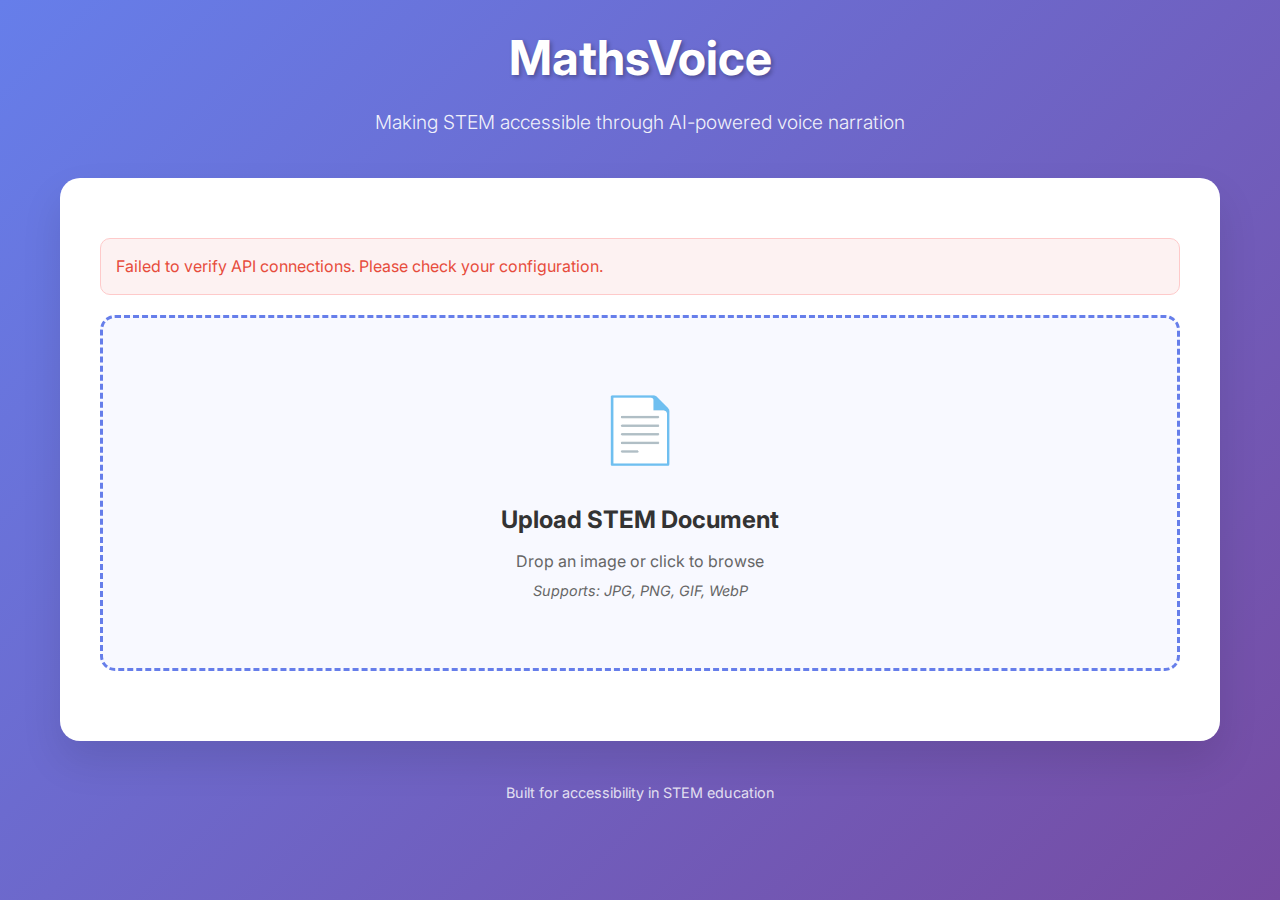
<file: src/full-project/index.html>
<!DOCTYPE html>
<html lang="en">
<head>
    <meta charset="UTF-8">
    <meta name="viewport" content="width=device-width, initial-scale=1.0">
    <title>MathsVoice - Accessible STEM Learning</title>
    <link rel="stylesheet" href="styles.css">
    <link href="https://fonts.googleapis.com/css2?family=Inter:wght@300;400;500;600;700&display=swap" rel="stylesheet">
    <meta name="description" content="Making STEM education accessible through AI-powered voice narration">
    <meta name="keywords" content="accessibility, STEM, education, math, science, voice, narration, visual impairment">
    <meta name="author" content="MathsVoice Team">
</head>
<body>
    <div class="container">
        <header class="header">
            <h1 class="title">MathsVoice</h1>
            <p class="subtitle">Making STEM accessible through AI-powered voice narration</p>
        </header>

        <main class="main-content">
            <!-- Upload Section -->
            <div class="upload-section">
                <div id="uploadContainer"></div>
            </div>

            <!-- Processing Section -->
            <div class="processing-section" id="processingSection" style="display: none;">
                <div id="processingContainer"></div>
            </div>

            <!-- Results Section -->
            <div class="results-section" id="resultsSection" style="display: none;">
                <div id="audioControlsContainer"></div>
                
                <div class="content-display">
                    <h3>Processed Content</h3>
                    <div id="contentOutput" class="content-text"></div>
                </div>

                <div class="actions">
                    <button id="newDocumentBtn" class="btn btn-outline">Process New Document</button>
                </div>
            </div>
        </main>

        <footer class="footer">
            <p>Built for accessibility in STEM education</p>
        </footer>
    </div>

    <!-- Load configuration and utilities -->
    <script src="config.js"></script>
    <script src="utils/latex-parser.js"></script>
    <script src="utils/file-handler.js"></script>
    <script src="utils/audio-manager.js"></script>
    
    <!-- Load API modules -->
    <script type="module" src="./api/mathpix/mathpix.js"></script>
    <script type="module" src="./api/elevenlabs/elevenlabs.js"></script>
    
    <!-- Load components -->
    <script src="components/upload-area.js"></script>
    <script src="components/processing-indicator.js"></script>
    <script src="components/audio-controls.js"></script>
    
    <!-- Load main application -->
    <script type="module" src="script.js"></script>
</body>
</html>
</file>
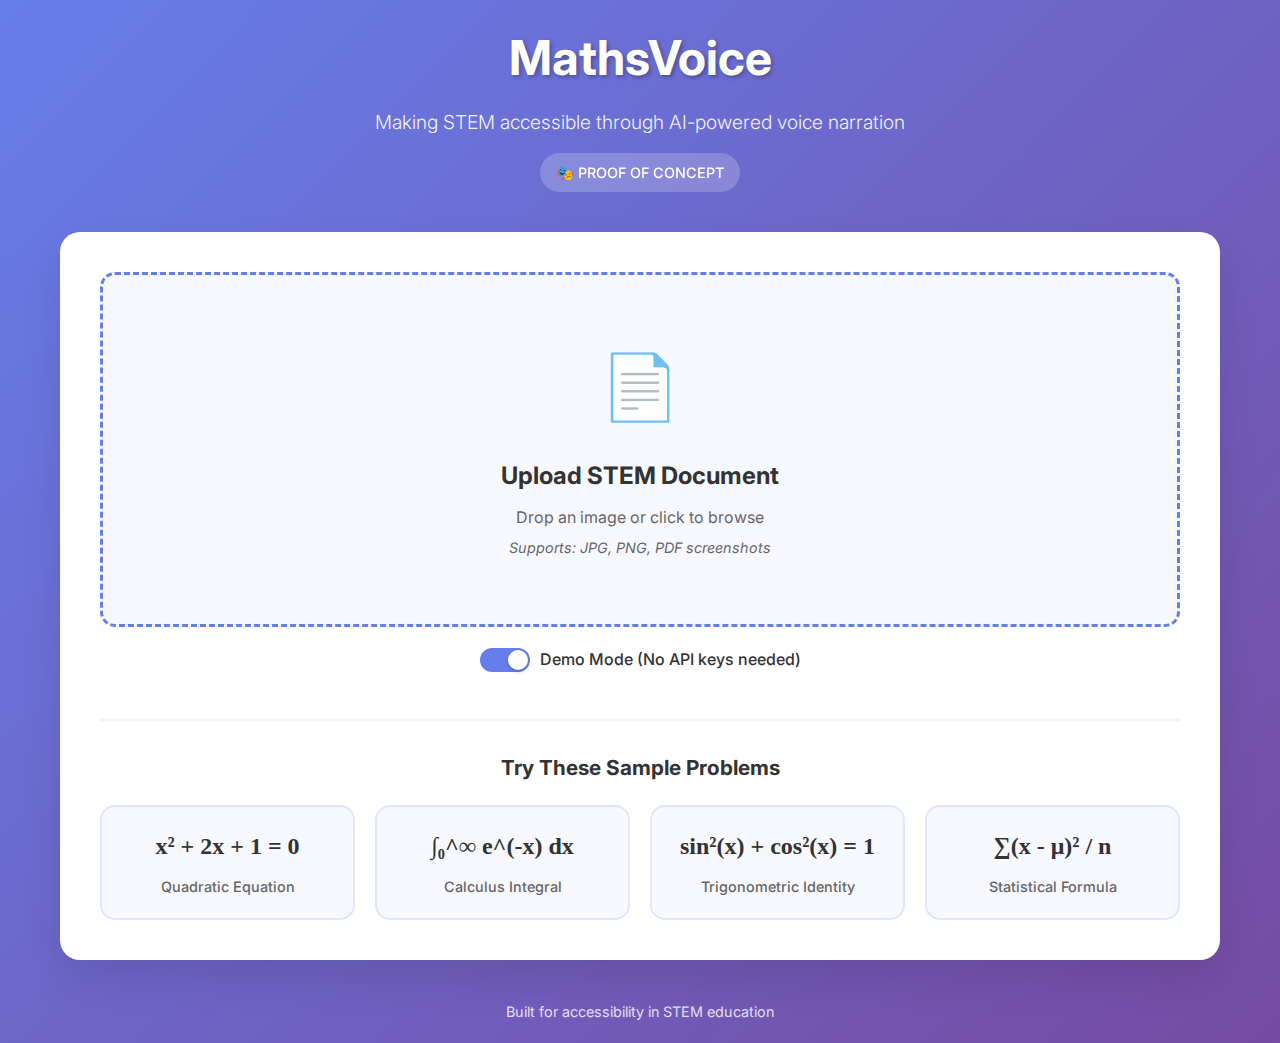
<file: src/proof-of-concept/index.html>
<!DOCTYPE html>
<html lang="en">
<head>
    <meta charset="UTF-8">
    <meta name="viewport" content="width=device-width, initial-scale=1.0">
    <title>MathsVoice - Proof of Concept</title>
    <link rel="stylesheet" href="styles.css">
    <link href="https://fonts.googleapis.com/css2?family=Inter:wght@300;400;500;600;700&display=swap" rel="stylesheet">
</head>
<body>
    <div class="container">
        <header class="header">
            <h1 class="title">MathsVoice</h1>
            <p class="subtitle">Making STEM accessible through AI-powered voice narration</p>
            <div class="demo-badge">🎭 PROOF OF CONCEPT</div>
        </header>

        <main class="main-content">
            <div class="upload-section">
                <div class="upload-area" id="uploadArea" tabindex="0" role="button" aria-label="Upload STEM document">
                    <div class="upload-icon">📄</div>
                    <h2>Upload STEM Document</h2>
                    <p>Drop an image or click to browse</p>
                    <p class="supported-formats">Supports: JPG, PNG, PDF screenshots</p>
                    <input type="file" id="fileInput" accept="image/*,.pdf" style="display: none;">
                </div>
                
                <!-- Demo Mode Toggle -->
                <div class="demo-controls">
                    <label class="demo-toggle">
                        <input type="checkbox" id="demoMode" checked>
                        <span class="slider"></span>
                        Demo Mode (No API keys needed)
                    </label>
                </div>
            </div>

            <div class="processing-section" id="processingSection" style="display: none;">
                <div class="processing-indicator">
                    <div class="spinner"></div>
                    <h3>Processing your document...</h3>
                    <p id="processingStatus">Analyzing mathematical content</p>
                </div>
            </div>

            <div class="results-section" id="resultsSection" style="display: none;">
                <div class="audio-controls">
                    <h3>Audio Narration</h3>
                    <div class="voice-controls">
                        <button id="playBtn" class="btn btn-primary" aria-label="Play narration">
                            <span class="btn-icon">▶️</span>
                            Play Narration
                        </button>
                        <button id="pauseBtn" class="btn btn-secondary" aria-label="Pause narration" style="display: none;">
                            <span class="btn-icon">⏸️</span>
                            Pause
                        </button>
                        <button id="stopBtn" class="btn btn-secondary" aria-label="Stop narration">
                            <span class="btn-icon">⏹️</span>
                            Stop
                        </button>
                    </div>
                    <div class="voice-selection">
                        <label for="voiceSelect">Narration Voice:</label>
                        <select id="voiceSelect" class="voice-select">
                            <option value="standard">Standard Voice (Main Content)</option>
                            <option value="technical">Technical Voice (Math & Science)</option>
                        </select>
                    </div>
                </div>

                <div class="content-display">
                    <h3>Processed Content</h3>
                    <div id="contentOutput" class="content-text"></div>
                </div>

                <div class="actions">
                    <button id="newDocumentBtn" class="btn btn-outline">Process New Document</button>
                    <button id="downloadAudioBtn" class="btn btn-outline">Download Audio</button>
                </div>
            </div>

            <!-- Sample Math Problems for Testing -->
            <div class="sample-problems" id="sampleProblems">
                <h3>Try These Sample Problems</h3>
                <div class="sample-grid">
                    <div class="sample-item" data-problem="quadratic">
                        <div class="sample-math">x² + 2x + 1 = 0</div>
                        <div class="sample-desc">Quadratic Equation</div>
                    </div>
                    <div class="sample-item" data-problem="calculus">
                        <div class="sample-math">∫₀^∞ e^(-x) dx</div>
                        <div class="sample-desc">Calculus Integral</div>
                    </div>
                    <div class="sample-item" data-problem="trigonometry">
                        <div class="sample-math">sin²(x) + cos²(x) = 1</div>
                        <div class="sample-desc">Trigonometric Identity</div>
                    </div>
                    <div class="sample-item" data-problem="statistics">
                        <div class="sample-math">∑(x - μ)² / n</div>
                        <div class="sample-desc">Statistical Formula</div>
                    </div>
                </div>
            </div>
        </main>

        <footer class="footer">
            <p>Built for accessibility in STEM education</p>
        </footer>
    </div>

    <script src="config.js"></script>
    <script src="utils/latex-parser.js"></script>
    <script src="script.js"></script>
</body>
</html>
</file>
<file: src/full-project/styles.css>
/* Reset and base styles */
* {
    margin: 0;
    padding: 0;
    box-sizing: border-box;
}

body {
    font-family: 'Inter', sans-serif;
    line-height: 1.6;
    color: #333;
    background: linear-gradient(135deg, #667eea 0%, #764ba2 100%);
    min-height: 100vh;
}

.container {
    max-width: 1200px;
    margin: 0 auto;
    padding: 20px;
}

/* Header */
.header {
    text-align: center;
    margin-bottom: 40px;
    color: white;
}

.title {
    font-size: 3rem;
    font-weight: 700;
    margin-bottom: 10px;
    text-shadow: 2px 2px 4px rgba(0,0,0,0.3);
}

.subtitle {
    font-size: 1.2rem;
    opacity: 0.9;
    font-weight: 300;
}

/* Main content */
.main-content {
    background: white;
    border-radius: 20px;
    padding: 40px;
    box-shadow: 0 20px 40px rgba(0,0,0,0.1);
    margin-bottom: 40px;
}

/* Upload section */
.upload-section {
    margin-bottom: 30px;
}

.upload-area {
    border: 3px dashed #667eea;
    border-radius: 15px;
    padding: 60px 40px;
    text-align: center;
    cursor: pointer;
    transition: all 0.3s ease;
    background: #f8f9ff;
}

.upload-area:hover,
.upload-area:focus {
    border-color: #764ba2;
    background: #f0f2ff;
    transform: translateY(-2px);
    box-shadow: 0 10px 25px rgba(102, 126, 234, 0.2);
}

.upload-area.dragover {
    border-color: #764ba2;
    background: #e8ebff;
    transform: scale(1.02);
}

.upload-area.loading {
    border-color: #667eea;
    background: #f0f2ff;
}

.upload-icon {
    font-size: 4rem;
    margin-bottom: 20px;
}

.upload-area h2 {
    color: #333;
    margin-bottom: 10px;
    font-size: 1.5rem;
}

.upload-area p {
    color: #666;
    margin-bottom: 5px;
}

.supported-formats {
    font-size: 0.9rem;
    color: #888;
    font-style: italic;
}

/* File info */
.file-info {
    display: flex;
    align-items: center;
    gap: 20px;
    text-align: left;
}

.file-preview img {
    border-radius: 10px;
    box-shadow: 0 4px 15px rgba(0,0,0,0.1);
}

.file-details h3 {
    color: #333;
    margin-bottom: 10px;
}

.file-details p {
    color: #666;
    margin-bottom: 5px;
}

/* Upload error */
.upload-error {
    background: #fdf2f2;
    border: 1px solid #fecaca;
    color: #e74c3c;
    padding: 15px;
    border-radius: 10px;
    margin-top: 15px;
}

/* Processing section */
.processing-section {
    text-align: center;
    padding: 40px;
}

.processing-indicator h3 {
    color: #333;
    margin-bottom: 10px;
    font-size: 1.3rem;
}

.processing-indicator p {
    color: #666;
    font-size: 1rem;
}

.spinner {
    width: 50px;
    height: 50px;
    border: 4px solid #f3f3f3;
    border-top: 4px solid #667eea;
    border-radius: 50%;
    animation: spin 1s linear infinite;
    margin: 0 auto 20px;
}

@keyframes spin {
    0% { transform: rotate(0deg); }
    100% { transform: rotate(360deg); }
}

/* Progress bar */
.progress-bar {
    width: 100%;
    height: 8px;
    background: #e1e5ff;
    border-radius: 4px;
    overflow: hidden;
    margin: 20px 0;
}

.progress-fill {
    height: 100%;
    background: linear-gradient(90deg, #667eea, #764ba2);
    width: 0%;
    transition: width 0.3s ease;
}

/* Steps list */
.steps-list {
    margin-top: 20px;
}

.step {
    display: flex;
    align-items: center;
    gap: 15px;
    padding: 10px 0;
    opacity: 0.5;
    transition: opacity 0.3s ease;
}

.step.active {
    opacity: 1;
    color: #667eea;
}

.step.completed {
    opacity: 0.8;
    color: #059669;
}

.step-icon {
    font-size: 1.2rem;
}

.step-text {
    font-weight: 500;
}

/* Processing states */
.processing-error {
    text-align: center;
    color: #e74c3c;
}

.processing-success {
    text-align: center;
    color: #059669;
}

.error-icon, .success-icon {
    font-size: 3rem;
    margin-bottom: 15px;
}

/* Results section */
.results-section {
    animation: fadeIn 0.5s ease-in;
}

@keyframes fadeIn {
    from { opacity: 0; transform: translateY(20px); }
    to { opacity: 1; transform: translateY(0); }
}

.audio-controls {
    background: #f8f9ff;
    border-radius: 15px;
    padding: 30px;
    margin-bottom: 30px;
    border: 1px solid #e1e5ff;
}

.audio-controls h3 {
    color: #333;
    margin-bottom: 20px;
    font-size: 1.3rem;
}

.voice-controls {
    display: flex;
    gap: 15px;
    margin-bottom: 20px;
    flex-wrap: wrap;
}

.voice-selection {
    display: flex;
    align-items: center;
    gap: 15px;
    margin-bottom: 20px;
    flex-wrap: wrap;
}

.voice-selection label {
    font-weight: 500;
    color: #333;
}

.voice-select {
    padding: 8px 15px;
    border: 2px solid #e1e5ff;
    border-radius: 8px;
    background: white;
    font-size: 1rem;
    cursor: pointer;
    transition: border-color 0.3s ease;
}

.voice-select:focus {
    outline: none;
    border-color: #667eea;
}

/* Audio progress */
.audio-progress {
    margin: 20px 0;
}

.time-display {
    display: flex;
    justify-content: space-between;
    margin-bottom: 10px;
    font-size: 0.9rem;
    color: #666;
}

.audio-progress .progress-bar {
    position: relative;
    height: 6px;
    background: #e1e5ff;
    border-radius: 3px;
    cursor: pointer;
}

.audio-progress .progress-fill {
    height: 100%;
    background: #667eea;
    border-radius: 3px;
    transition: width 0.1s ease;
}

.progress-handle {
    position: absolute;
    top: 50%;
    width: 16px;
    height: 16px;
    background: #667eea;
    border: 2px solid white;
    border-radius: 50%;
    transform: translate(-50%, -50%);
    cursor: pointer;
    box-shadow: 0 2px 4px rgba(0,0,0,0.2);
}

/* Audio settings */
.audio-settings {
    display: flex;
    gap: 30px;
    margin: 20px 0;
    flex-wrap: wrap;
}

.volume-control, .speed-control {
    display: flex;
    align-items: center;
    gap: 10px;
}

.volume-control label, .speed-control label {
    font-weight: 500;
    color: #333;
    min-width: 60px;
}

.volume-slider, .speed-slider {
    width: 100px;
}

.volume-value, .speed-value {
    font-weight: 500;
    color: #667eea;
    min-width: 40px;
}

/* Download controls */
.download-controls {
    margin-top: 20px;
    text-align: center;
}

/* Buttons */
.btn {
    display: inline-flex;
    align-items: center;
    gap: 8px;
    padding: 12px 24px;
    border: none;
    border-radius: 10px;
    font-size: 1rem;
    font-weight: 500;
    cursor: pointer;
    transition: all 0.3s ease;
    text-decoration: none;
    min-height: 44px; /* Accessibility: minimum touch target */
}

.btn:focus {
    outline: 3px solid #667eea;
    outline-offset: 2px;
}

.btn:disabled {
    opacity: 0.6;
    cursor: not-allowed;
    transform: none !important;
}

.btn-primary {
    background: linear-gradient(135deg, #667eea, #764ba2);
    color: white;
    box-shadow: 0 4px 15px rgba(102, 126, 234, 0.3);
}

.btn-primary:hover:not(:disabled) {
    transform: translateY(-2px);
    box-shadow: 0 6px 20px rgba(102, 126, 234, 0.4);
}

.btn-secondary {
    background: #f8f9ff;
    color: #667eea;
    border: 2px solid #e1e5ff;
}

.btn-secondary:hover:not(:disabled) {
    background: #f0f2ff;
    border-color: #667eea;
}

.btn-outline {
    background: transparent;
    color: #667eea;
    border: 2px solid #667eea;
}

.btn-outline:hover:not(:disabled) {
    background: #667eea;
    color: white;
}

.btn-icon {
    font-size: 1.1rem;
}

/* Content display */
.content-display {
    background: #f8f9ff;
    border-radius: 15px;
    padding: 30px;
    margin-bottom: 30px;
    border: 1px solid #e1e5ff;
}

.content-display h3 {
    color: #333;
    margin-bottom: 20px;
    font-size: 1.3rem;
}

.content-text {
    line-height: 1.8;
    color: #333;
    font-size: 1.1rem;
    white-space: pre-wrap;
    max-height: 400px;
    overflow-y: auto;
    padding: 20px;
    background: white;
    border-radius: 10px;
    border: 1px solid #e1e5ff;
}

/* Actions */
.actions {
    display: flex;
    gap: 15px;
    flex-wrap: wrap;
    justify-content: center;
}

/* Footer */
.footer {
    text-align: center;
    color: white;
    opacity: 0.8;
    font-size: 0.9rem;
}

/* Accessibility improvements */
@media (prefers-reduced-motion: reduce) {
    .spinner {
        animation: none;
    }
    
    .btn, .upload-area {
        transition: none;
    }
}

/* High contrast mode support */
@media (prefers-contrast: high) {
    .btn {
        border: 2px solid currentColor;
    }
    
    .upload-area {
        border-width: 4px;
    }
}

/* Responsive design */
@media (max-width: 768px) {
    .container {
        padding: 15px;
    }
    
    .title {
        font-size: 2.5rem;
    }
    
    .main-content {
        padding: 30px 20px;
    }
    
    .upload-area {
        padding: 40px 20px;
    }
    
    .voice-controls {
        flex-direction: column;
        align-items: stretch;
    }
    
    .voice-selection {
        flex-direction: column;
        align-items: flex-start;
    }
    
    .actions {
        flex-direction: column;
    }
    
    .audio-settings {
        flex-direction: column;
        gap: 15px;
    }
    
    .file-info {
        flex-direction: column;
        text-align: center;
    }
}

/* Focus indicators for keyboard navigation */
.upload-area:focus {
    outline: 3px solid #667eea;
    outline-offset: 2px;
}

/* Error states */
.error {
    color: #e74c3c;
    background: #fdf2f2;
    border: 1px solid #fecaca;
    padding: 15px;
    border-radius: 10px;
    margin: 20px 0;
}

.success {
    color: #059669;
    background: #f0fdf4;
    border: 1px solid #bbf7d0;
    padding: 15px;
    border-radius: 10px;
    margin: 20px 0;
}
</file>
<file: src/proof-of-concept/styles.css>
/* Reset and base styles */
* {
    margin: 0;
    padding: 0;
    box-sizing: border-box;
}

body {
    font-family: 'Inter', sans-serif;
    line-height: 1.6;
    color: #333;
    background: linear-gradient(135deg, #667eea 0%, #764ba2 100%);
    min-height: 100vh;
}

.container {
    max-width: 1200px;
    margin: 0 auto;
    padding: 20px;
}

/* Header */
.header {
    text-align: center;
    margin-bottom: 40px;
    color: white;
}

.title {
    font-size: 3rem;
    font-weight: 700;
    margin-bottom: 10px;
    text-shadow: 2px 2px 4px rgba(0,0,0,0.3);
}

.subtitle {
    font-size: 1.2rem;
    opacity: 0.9;
    font-weight: 300;
    margin-bottom: 15px;
}

.demo-badge {
    background: rgba(255, 255, 255, 0.2);
    padding: 8px 16px;
    border-radius: 20px;
    font-size: 0.9rem;
    font-weight: 500;
    display: inline-block;
    backdrop-filter: blur(10px);
}

/* Main content */
.main-content {
    background: white;
    border-radius: 20px;
    padding: 40px;
    box-shadow: 0 20px 40px rgba(0,0,0,0.1);
    margin-bottom: 40px;
}

/* Upload section */
.upload-section {
    margin-bottom: 30px;
}

.upload-area {
    border: 3px dashed #667eea;
    border-radius: 15px;
    padding: 60px 40px;
    text-align: center;
    cursor: pointer;
    transition: all 0.3s ease;
    background: #f8f9ff;
}

.upload-area:hover,
.upload-area:focus {
    border-color: #764ba2;
    background: #f0f2ff;
    transform: translateY(-2px);
    box-shadow: 0 10px 25px rgba(102, 126, 234, 0.2);
}

.upload-area.dragover {
    border-color: #764ba2;
    background: #e8ebff;
    transform: scale(1.02);
}

.upload-icon {
    font-size: 4rem;
    margin-bottom: 20px;
}

.upload-area h2 {
    color: #333;
    margin-bottom: 10px;
    font-size: 1.5rem;
}

.upload-area p {
    color: #666;
    margin-bottom: 5px;
}

.supported-formats {
    font-size: 0.9rem;
    color: #888;
    font-style: italic;
}

/* Demo Controls */
.demo-controls {
    margin-top: 20px;
    text-align: center;
}

.demo-toggle {
    display: inline-flex;
    align-items: center;
    gap: 10px;
    cursor: pointer;
    font-weight: 500;
    color: #333;
}

.demo-toggle input[type="checkbox"] {
    display: none;
}

.slider {
    width: 50px;
    height: 24px;
    background: #ddd;
    border-radius: 24px;
    position: relative;
    transition: background 0.3s ease;
}

.slider::before {
    content: '';
    position: absolute;
    width: 20px;
    height: 20px;
    background: white;
    border-radius: 50%;
    top: 2px;
    left: 2px;
    transition: transform 0.3s ease;
    box-shadow: 0 2px 4px rgba(0,0,0,0.2);
}

.demo-toggle input:checked + .slider {
    background: #667eea;
}

.demo-toggle input:checked + .slider::before {
    transform: translateX(26px);
}

/* Sample Problems */
.sample-problems {
    margin-top: 40px;
    padding-top: 30px;
    border-top: 2px solid #f0f2ff;
}

.sample-problems h3 {
    color: #333;
    margin-bottom: 20px;
    text-align: center;
    font-size: 1.3rem;
}

.sample-grid {
    display: grid;
    grid-template-columns: repeat(auto-fit, minmax(200px, 1fr));
    gap: 20px;
    margin-top: 20px;
}

.sample-item {
    background: #f8f9ff;
    border: 2px solid #e1e5ff;
    border-radius: 15px;
    padding: 20px;
    text-align: center;
    cursor: pointer;
    transition: all 0.3s ease;
}

.sample-item:hover {
    border-color: #667eea;
    background: #f0f2ff;
    transform: translateY(-2px);
    box-shadow: 0 8px 20px rgba(102, 126, 234, 0.2);
}

.sample-math {
    font-size: 1.5rem;
    font-weight: 600;
    color: #333;
    margin-bottom: 10px;
    font-family: 'Times New Roman', serif;
}

.sample-desc {
    font-size: 0.9rem;
    color: #666;
    font-weight: 500;
}

/* Processing section */
.processing-section {
    text-align: center;
    padding: 40px;
}

.processing-indicator h3 {
    color: #333;
    margin-bottom: 10px;
    font-size: 1.3rem;
}

.processing-indicator p {
    color: #666;
    font-size: 1rem;
}

.spinner {
    width: 50px;
    height: 50px;
    border: 4px solid #f3f3f3;
    border-top: 4px solid #667eea;
    border-radius: 50%;
    animation: spin 1s linear infinite;
    margin: 0 auto 20px;
}

@keyframes spin {
    0% { transform: rotate(0deg); }
    100% { transform: rotate(360deg); }
}

/* Results section */
.results-section {
    animation: fadeIn 0.5s ease-in;
}

@keyframes fadeIn {
    from { opacity: 0; transform: translateY(20px); }
    to { opacity: 1; transform: translateY(0); }
}

.audio-controls {
    background: #f8f9ff;
    border-radius: 15px;
    padding: 30px;
    margin-bottom: 30px;
    border: 1px solid #e1e5ff;
}

.audio-controls h3 {
    color: #333;
    margin-bottom: 20px;
    font-size: 1.3rem;
}

.voice-controls {
    display: flex;
    gap: 15px;
    margin-bottom: 20px;
    flex-wrap: wrap;
}

.voice-selection {
    display: flex;
    align-items: center;
    gap: 15px;
    flex-wrap: wrap;
}

.voice-selection label {
    font-weight: 500;
    color: #333;
}

.voice-select {
    padding: 8px 15px;
    border: 2px solid #e1e5ff;
    border-radius: 8px;
    background: white;
    font-size: 1rem;
    cursor: pointer;
    transition: border-color 0.3s ease;
}

.voice-select:focus {
    outline: none;
    border-color: #667eea;
}

/* Buttons */
.btn {
    display: inline-flex;
    align-items: center;
    gap: 8px;
    padding: 12px 24px;
    border: none;
    border-radius: 10px;
    font-size: 1rem;
    font-weight: 500;
    cursor: pointer;
    transition: all 0.3s ease;
    text-decoration: none;
    min-height: 44px; /* Accessibility: minimum touch target */
}

.btn:focus {
    outline: 3px solid #667eea;
    outline-offset: 2px;
}

.btn-primary {
    background: linear-gradient(135deg, #667eea, #764ba2);
    color: white;
    box-shadow: 0 4px 15px rgba(102, 126, 234, 0.3);
}

.btn-primary:hover {
    transform: translateY(-2px);
    box-shadow: 0 6px 20px rgba(102, 126, 234, 0.4);
}

.btn-secondary {
    background: #f8f9ff;
    color: #667eea;
    border: 2px solid #e1e5ff;
}

.btn-secondary:hover {
    background: #f0f2ff;
    border-color: #667eea;
}

.btn-outline {
    background: transparent;
    color: #667eea;
    border: 2px solid #667eea;
}

.btn-outline:hover {
    background: #667eea;
    color: white;
}

.btn-icon {
    font-size: 1.1rem;
}

/* Content display */
.content-display {
    background: #f8f9ff;
    border-radius: 15px;
    padding: 30px;
    margin-bottom: 30px;
    border: 1px solid #e1e5ff;
}

.content-display h3 {
    color: #333;
    margin-bottom: 20px;
    font-size: 1.3rem;
}

.content-text {
    line-height: 1.8;
    color: #333;
    font-size: 1.1rem;
    white-space: pre-wrap;
    max-height: 400px;
    overflow-y: auto;
    padding: 20px;
    background: white;
    border-radius: 10px;
    border: 1px solid #e1e5ff;
}

/* Actions */
.actions {
    display: flex;
    gap: 15px;
    flex-wrap: wrap;
    justify-content: center;
}

/* Footer */
.footer {
    text-align: center;
    color: white;
    opacity: 0.8;
    font-size: 0.9rem;
}

/* Accessibility improvements */
@media (prefers-reduced-motion: reduce) {
    .spinner {
        animation: none;
    }
    
    .btn, .upload-area {
        transition: none;
    }
}

/* High contrast mode support */
@media (prefers-contrast: high) {
    .btn {
        border: 2px solid currentColor;
    }
    
    .upload-area {
        border-width: 4px;
    }
}

/* Responsive design */
@media (max-width: 768px) {
    .container {
        padding: 15px;
    }
    
    .title {
        font-size: 2.5rem;
    }
    
    .main-content {
        padding: 30px 20px;
    }
    
    .upload-area {
        padding: 40px 20px;
    }
    
    .voice-controls {
        flex-direction: column;
        align-items: stretch;
    }
    
    .voice-selection {
        flex-direction: column;
        align-items: flex-start;
    }
    
    .actions {
        flex-direction: column;
    }
    
    .sample-grid {
        grid-template-columns: 1fr;
    }
}

/* Focus indicators for keyboard navigation */
.upload-area:focus {
    outline: 3px solid #667eea;
    outline-offset: 2px;
}

/* Loading states */
.btn:disabled {
    opacity: 0.6;
    cursor: not-allowed;
    transform: none !important;
}

/* Error states */
.error {
    color: #e74c3c;
    background: #fdf2f2;
    border: 1px solid #fecaca;
    padding: 15px;
    border-radius: 10px;
    margin: 20px 0;
}

.success {
    color: #059669;
    background: #f0fdf4;
    border: 1px solid #bbf7d0;
    padding: 15px;
    border-radius: 10px;
    margin: 20px 0;
}
</file>
